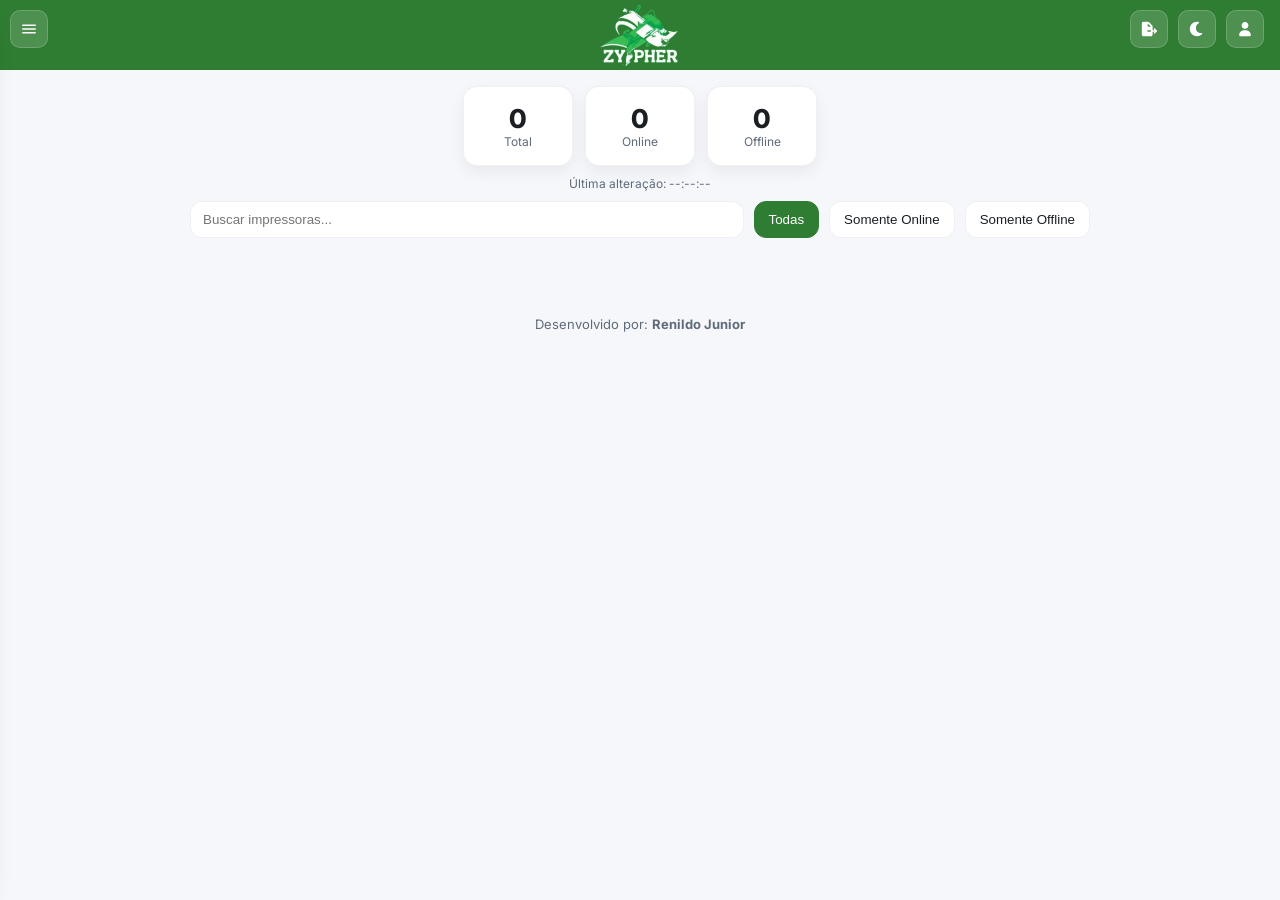
<file: Templates/index.html>
<!doctype html>
<html lang="pt-br">
<head>
<meta charset="utf-8">
<title>ZYPHER</title>
<meta name="viewport" content="width=device-width, initial-scale=1">

<!-- Favicon logo -->
<link rel="icon" type="image/png" href="/static/LOGO-1.png">

<script src="https://cdn.socket.io/4.7.5/socket.io.min.js"></script>
<link href="https://fonts.googleapis.com/css2?family=Inter:wght@400;600;700&display=swap" rel="stylesheet">
<style>
  header {
  position: sticky;
  top: 0;
  z-index: 20;
  background: var(--green);
  color: #fff;
  padding: 10px 16px;
  display: flex;
  align-items: center;
  justify-content: center; /* centraliza conteúdo */
  height: 70px; /* altura fixa para padronizar */
}

.header-center img {
  height: 145px;      /* aumenta a altura */
  width: auto;       /* mantém proporção */
  max-width: 260px;  /* evita quebrar */
  display: block;
  margin: 0 auto;
  transition: transform 0.3s ease, opacity 0.3s ease;
}

/* efeito hover */
.header-center img:hover {
  transform: scale(1.05); /* cresce levemente */
  opacity: 0.9;           /* dá um efeito de suavização */
}

  :root{
    --green:#2e7d32;
    --green-600:#256c29;
    --bg:#f6f7fb;
    --card:#ffffff;
    --text:#1b1f24;
    --muted:#5f6b7a;
    --red:#d93025;
    --amber:#b7791f;
    --ring:rgba(0,0,0,.06);
  }
  .dark{
    --bg:#0f1419;
    --card:#131a21;
    --text:#e8eef5;
    --muted:#9fb1c7;
    --ring:rgba(255,255,255,.04);
  }
  *{box-sizing:border-box}
  body{margin:0; font-family:Inter,system-ui,-apple-system,Segoe UI,Roboto,Arial; background:var(--bg); color:var(--text)}
  header{position:sticky; top:0; z-index:20; background:var(--green); color:#fff; padding:14px 16px; display:flex; align-items:center; justify-content:center}
  header .title{font-weight:800; letter-spacing:.5px}
  .top-actions{position:absolute; right:16px; top:10px; display:flex; gap:10px; align-items:center}
  .iconbtn{width:38px; height:38px; border-radius:10px; display:grid; place-items:center; background:rgba(255,255,255,.15); cursor:pointer; border:1px solid rgba(255,255,255,.18)}
  .iconbtn:hover{background:rgba(255,255,255,.25)}
  .iconbtn svg{width:18px; height:18px; fill:#fff}
  main{padding:16px; max-width:1480px; margin:0 auto}
  .kpis{display:flex; gap:12px; justify-content:center; margin-bottom:10px}
  .kpi{min-width:110px; background:var(--card); border-radius:14px; padding:16px; text-align:center; box-shadow:0 6px 16px var(--ring); border:1px solid var(--ring)}
  .kpi .n{font-size:26px; font-weight:800}
  .kpi .lbl{font-size:12px; color:var(--muted)}
  .toolbar{display:flex; gap:10px; align-items:center; justify-content:center; margin:10px auto 18px; max-width:900px}
  .search{flex:1; background:var(--card); border:1px solid var(--ring); border-radius:12px; padding:10px 12px; outline:none; color:var(--text)}
  .btn{border:none; background:var(--card); color:var(--text); border:1px solid var(--ring); padding:10px 14px; border-radius:12px; cursor:pointer}
  .btn.active{background:var(--green); color:#fff; border-color:var(--green)}
  .btn.active-offline{background:var(--red); color:#fff; border-color:var(--red)}
  .btn.active-online{background:var(--green); color:#fff; border-color:var(--green)}
  .grid-wrapper{position:relative}
  .grid{display:grid; grid-template-columns:repeat(auto-fill, minmax(260px,1fr)); gap:14px; padding-bottom:30px}
  .card{background:var(--card); border:1px solid var(--ring); border-radius:16px; padding:16px; box-shadow:0 6px 16px var(--ring); position:relative; text-align:center}
  .zebra{width:58px; margin:6px auto 12px; opacity:.98}
  .status{font-weight:700; font-size:13px; margin-bottom:6px}
  .status .on{color:var(--green)}
  .status .off{color:var(--red)}
  .name{font-weight:800; text-align:center; line-height:1.2; margin:4px 0 6px; cursor:pointer}
  .aviso{font-size:13px; text-align:center; margin-top:8px; font-weight:700}
  .muted{color:var(--muted)}
  /* sidebar */
  .sidebar-toggle{position:fixed; left:10px; top:10px; z-index:70}
  .sidebar{
    position:fixed; left:10px; top:10px; bottom:10px; width:240px; background:var(--green); color:#fff;
    border-radius:18px; box-shadow:0 10px 30px rgba(0,0,0,.25); transform:translateX(-270px); transition:.25s ease; padding:12px; z-index:60
  }
  .sidebar.show{transform:none}
  .side-head{display:flex; justify-content:space-between; align-items:center; padding:6px 8px 10px; border-bottom:1px solid rgba(255,255,255,.15)}
  .side-title{font-weight:800}
  .side-btn{width:100%; text-align:left; padding:10px 12px; margin:10px 0; background:rgba(255,255,255,.06); border-radius:12px; color:#fff; cursor:pointer; border:1px solid rgba(255,255,255,.08)}
  .side-btn.inline{display:flex; align-items:center; gap:10px}
  .side-list{display:none; margin-top:8px}
  .side-list.show{display:block}
  .side-item{width:100%; padding:10px 12px; border-radius:10px; background:rgba(0,0,0,.12); border:1px solid rgba(255,255,255,.08); color:#fff; margin:6px 0; cursor:pointer}
  .side-item:hover{background:rgba(0,0,0,.18)}
  .side-foot{position:absolute; bottom:12px; left:12px; right:12px; display:grid; gap:8px}
  /* dropdown user */
  .dropdown{position:absolute; display:none; background:var(--card); color:var(--text); border:1px solid var(--ring); border-radius:12px; padding:8px; min-width:220px; box-shadow:0 10px 20px rgba(0,0,0,.25)}
  .dropdown.show{display:block}
  .drop-item{padding:8px 10px; border-radius:10px}
  .drop-item.link{cursor:pointer}
  .drop-item.link:hover{background:rgba(0,0,0,.06)}
  /* modal */
  .modal-back{position:fixed; inset:0; background:rgba(0,0,0,.45); display:none; align-items:center; justify-content:center}
  .modal{background:var(--card); color:var(--text); border-radius:16px; width:min(560px,92vw); border:1px solid var(--ring); box-shadow:0 8px 24px rgba(0,0,0,.25)}
  .modal .hd{padding:14px 16px; border-bottom:1px solid var(--ring); font-weight:800; color:var(--green)}
  .modal .bd{padding:14px 16px; max-height:60vh; overflow:auto}
  .modal .ft{padding:12px 16px; display:flex; gap:8px; justify-content:flex-end; border-top:1px solid var(--ring)}
  .btn-green{background:var(--green); color:#fff; border-color:var(--green)}
  .btn-red{background:var(--red); color:#fff; border-color:var(--red)}
  .btn-ghost{background:transparent}
  /* small loading on grid */
  .grid-loading{
    position:absolute; inset:0; display:none; place-items:center; background:rgba(255,255,255,.85); z-index:55; border-radius:12px;
  }
  .grid-loading .inner{display:grid; gap:10px; justify-items:center}
  .grid-loading .msg{font-weight:700}
  .dark .grid-loading{background:rgba(0,0,0,.6)}
  .spinner svg{width:64px; height:64px; animation:spin 1.1s linear infinite}
  @keyframes spin{to{transform:rotate(360deg)}}
  footer{padding:14px 10px;text-align:center;font-size:13px;color:var(--muted)}
  .small{font-size:12px}

  /* melhorias dark mode pedidas (#8) */
  .dark .modal{border:1px solid var(--green)}
  .dark .search{border:1px solid var(--green)}

  /* Logo de fundo no sidebar */
.sidebar::before {
  content: "";
  position: absolute;
  top: 50%;
  left: 50%;
  transform: translate(-50%, -50%);
  width: 180px;      /* tamanho da logo */
  height: 180px;     /* tamanho da logo */
  background: url("/static/LOGO-2.png") no-repeat center;
  background-size: contain;
  opacity: 0.15;     /* transparência */
  pointer-events: none; /* não atrapalha cliques */
}

</style>
</head>
<body>
  <!-- Sidebar -->
  <div class="sidebar" id="sidebar">
    <div class="side-head">
      <div class="side-title">Menu</div>
      <button class="iconbtn" id="closeSidebar" title="Fechar" style="background:transparent;border:0">
        <svg viewBox="0 0 24 24" width="18" height="18"><path fill="#fff" d="M18.3 5.71 12 12.01l6.3 6.29-1.41 1.41L10.59 13.4 4.3 19.71 2.89 18.3 9.18 12 2.89 5.71 4.3 4.3l6.29 6.3 6.29-6.3 1.42 1.41Z"/></svg>
      </button>
    </div>

    <button class="side-btn inline" id="btnBlocos">
      <svg width="18" height="18" viewBox="0 0 24 24" style="fill:#fff"><path d="M21 16L12 21L3 16V14L12 19L21 14V16ZM21 11L12 16L3 11V9L12 14L21 9V11ZM12 3L21 8L12 13L3 8L12 3Z"/></svg>
      Blocos
    </button>
    <div class="side-list" id="listaBlocos"></div>

    <button class="side-btn inline" id="btnAlertas">
      <svg width="18" height="18" viewBox="0 0 640 640"><path d="M320 64C334.7 64 348.2 72.1 355.2 85L571.2 485C577.9 497.4 577.6 512.4 570.4 524.5C563.2 536.6 550.1 544 536 544L104 544C89.9 544 76.9 536.6 69.6 524.5C62.3 512.4 62.1 497.4 68.8 485L284.8 85C291.8 72.1 305.3 64 320 64zM320 232C306.7 232 296 242.7 296 256L296 368C296 381.3 306.7 392 320 392C333.3 392 344 381.3 344 368L344 256C344 242.7 333.3 232 320 232zM346.7 448C347.3 438.1 342.4 428.7 333.9 423.5C325.4 418.4 314.7 418.4 306.2 423.5C297.7 428.7 292.8 438.1 293.4 448C292.8 457.9 297.7 467.3 306.2 472.5C314.7 477.6 325.4 477.6 333.9 472.5C342.4 467.3 347.3 457.9 346.7 448z"/></svg>
      Alertas
    </button>

    <div class="side-foot">
      <button class="side-btn inline" id="btnLogout">
        <svg width="18" height="18" viewBox="0 0 640 640"><path fill="#fff" d="M569 337C578.4 327.6 578.4 312.4 569 303.1L425 159C418.1 152.1 407.8 150.1 398.8 153.8C389.8 157.5 384 166.3 384 176L384 256L272 256C245.5 256 224 277.5 224 304L224 336C224 362.5 245.5 384 272 384L384 384L384 464C384 473.7 389.8 482.5 398.8 486.2C407.8 489.9 418.1 487.9 425 481L569 337zM224 160C241.7 160 256 145.7 256 128C256 110.3 241.7 96 224 96L160 96C107 96 64 139 64 192L64 448C64 501 107 544 160 544L224 544C241.7 544 256 529.7 256 512C256 494.3 241.7 480 224 480L160 480C142.3 480 128 465.7 128 448L128 192C128 174.3 142.3 160 160 160L224 160z"/></svg>
        Logout
      </button>
    </div>
  </div>

  <!-- open sidebar button (somir quando menu ativo) -->
  <button class="iconbtn sidebar-toggle" id="openSidebar" title="Menu" style="position:fixed; left:10px; top:10px; z-index:70">
    <svg viewBox="0 0 24 24"><path fill="#fff" d="M3 6h18v2H3V6m0 5h18v2H3v-2m0 5h18v2H3v-2Z"/></svg>
  </button>

  <!-- header -->
  <header>
  <div class="header-center">
    <img src="/static/LOGO-2.png" alt="Logo 2">
  </div>


    <div class="top-actions">
      <!-- Download report button -->
      <div class="iconbtn" id="btnDownloadReport" title="Download do Relatório">
        <svg viewBox="0 0 640 640"><path fill="#fff" d="M128.5 64C93.2 64 64.5 92.7 64.5 128L64.5 512C64.5 547.3 93.2 576 128.5 576L384.5 576C419.8 576 448.5 547.3 448.5 512L448.5 416L526.6 416L495.6 447C486.2 456.4 486.2 471.6 495.6 480.9C505 490.2 520.2 490.3 529.5 480.9L601.5 408.9C610.9 399.5 610.9 384.3 601.5 375L529.5 303C520.1 293.6 504.9 293.6 495.6 303C486.3 312.4 486.2 327.6 495.6 336.9L526.6 367.9L448.5 367.9L448.5 234.4C448.5 217.4 441.8 201.1 429.8 189.1L323.2 82.7C311.2 70.7 295 64 278 64L128.5 64zM390 240L296.5 240C283.2 240 272.5 229.3 272.5 216L272.5 122.5L390 240zM256.5 392C256.5 378.7 267.2 368 280.5 368L384.5 368L384.5 416L280.5 416C267.2 416 256.5 405.3 256.5 392z"/></svg>
      </div>

      <!-- dark mode -->
      <div class="iconbtn" id="btnDark" title="Modo escuro">
        <svg viewBox="0 0 640 640"><path fill="#fff" d="M320 64C178.6 64 64 178.6 64 320C64 461.4 178.6 576 320 576C388.8 576 451.3 548.8 497.3 504.6C504.6 497.6 506.7 486.7 502.6 477.5C498.5 468.3 488.9 462.6 478.8 463.4C473.9 463.8 469 464 464 464C362.4 464 280 381.6 280 280C280 207.9 321.5 145.4 382.1 115.2C391.2 110.7 396.4 100.9 395.2 90.8C394 80.7 386.6 72.5 376.7 70.3C358.4 66.2 339.4 64 320 64z"/></svg>
      </div>

      <!-- user dropdown -->
      <div style="position:relative">
        <div class="iconbtn" id="btnUser" title="Usuário">
          <svg viewBox="0 0 640 640"><path fill="#fff" d="M320 312C386.3 312 440 258.3 440 192C440 125.7 386.3 72 320 72C253.7 72 200 125.7 200 192C200 258.3 253.7 312 320 312zM290.3 368C191.8 368 112 447.8 112 546.3C112 562.7 125.3 576 141.7 576L498.3 576C514.7 576 528 562.7 528 546.3C528 447.8 448.2 368 349.7 368L290.3 368z"/></svg>
        </div>
        <div class="dropdown" id="userDrop" style="right:0; top:50px">
          <div class="drop-item">Usuário: <strong style="color:var(--green)">admin</strong></div>
          <div class="drop-item link" id="openSettings">
            <svg width="14" height="14" viewBox="0 0 640 640" style="vertical-align:middle; margin-right:8px"><path d="M259.1 73.5C262.1 58.7 275.2 48 290.4 48L350.2 48C365.4 48 378.5 58.7 381.5 73.5L396 143.5C410.1 149.5 423.3 157.2 435.3 166.3L503.1 143.8C517.5 139 533.3 145 540.9 158.2L570.8 210C578.4 223.2 575.7 239.8 564.3 249.9L511 297.3C511.9 304.7 512.3 312.3 512.3 320C512.3 327.7 511.8 335.3 511 342.7L564.4 390.2C575.8 400.3 578.4 417 570.9 430.1L541 481.9C533.4 495 517.6 501.1 503.2 496.3L435.4 473.8C423.3 482.9 410.1 490.5 396.1 496.6L381.7 566.5C378.6 581.4 365.5 592 350.4 592L290.6 592C275.4 592 262.3 581.3 259.3 566.5L244.9 496.6C230.8 490.6 217.7 482.9 205.6 473.8L137.5 496.3C123.1 501.1 107.3 495.1 99.7 481.9L69.8 430.1C62.2 416.9 64.9 400.3 76.3 390.2L129.7 342.7C128.8 335.3 128.4 327.7 128.4 320C128.4 312.3 128.9 304.7 129.7 297.3L76.3 249.8C64.9 239.7 62.3 223 69.8 209.9L99.7 158.1C107.3 144.9 123.1 138.9 137.5 143.7L205.3 166.2C217.4 157.1 230.6 149.5 244.6 143.4L259.1 73.5z"/></svg>
            Configurações
          </div>
        </div>
      </div>
    </div>
  </header>

  <main>
    <div class="kpis">
      <div class="kpi"><div class="n" id="kpiTotal">0</div><div class="lbl">Total</div></div>
      <div class="kpi"><div class="n" id="kpiOn">0</div><div class="lbl">Online</div></div>
      <div class="kpi"><div class="n" id="kpiOff">0</div><div class="lbl">Offline</div></div>
    </div>

    <div style="text-align:center;color:var(--muted);font-size:12px; margin-bottom:10px">
      Última alteração: <span id="ts">--:--:--</span>
    </div>

    <div class="toolbar">
      <input id="search" class="search" placeholder="Buscar impressoras...">
      <button class="btn active" data-filter="all">Todas</button>
      <button class="btn" data-filter="online">Somente Online</button>
      <button class="btn" data-filter="offline">Somente Offline</button>
    </div>

    <div class="grid-wrapper" style="margin-top:6px">
      <!-- loading apenas sobre a grid -->
      <div id="gridLoading" class="grid-loading">
        <div class="inner">
          <div class="spinner"><svg viewBox="0 0 640 640"><path d="M272 112C272 85.5 293.5 64 320 64C346.5 64 368 85.5 368 112C368 138.5 346.5 160 320 160C293.5 160 272 138.5 272 112zM272 528C272 501.5 293.5 480 320 480C346.5 480 368 501.5 368 528C368 554.5 346.5 576 320 576C293.5 576 272 554.5 272 528zM112 272C138.5 272 160 293.5 160 320C160 346.5 138.5 368 112 368C85.5 368 64 346.5 64 320C64 293.5 85.5 272 112 272zM480 320C480 293.5 501.5 272 528 272C554.5 272 576 293.5 576 320C576 346.5 554.5 368 528 368C501.5 368 480 346.5 480 320zM139 433.1C157.8 414.3 188.1 414.3 206.9 433.1C225.7 451.9 225.7 482.2 206.9 501C188.1 519.8 157.8 519.8 139 501C120.2 482.2 120.2 451.9 139 433.1zM139 139C157.8 120.2 188.1 120.2 206.9 139C225.7 157.8 225.7 188.1 206.9 206.9C188.1 225.7 157.8 225.7 139 206.9C120.2 188.1 120.2 157.8 139 139zM501 433.1C519.8 451.9 519.8 482.2 501 501C482.2 519.8 451.9 519.8 433.1 501C414.3 482.2 414.3 451.9 433.1 433.1C451.9 414.3 482.2 519.8 501 501z"/></svg></div>
          <div id="gridMsg" class="msg"></div>
        </div>
      </div>

      <div id="grid" class="grid"></div>
    </div>
  </main>

  <!-- HISTORICO MODAL -->
  <div class="modal-back" id="histBack">
    <div class="modal">
      <div class="hd">Histórico da Impressora</div>
      <div class="bd" id="histBody"></div>
      <div class="ft">
        <button class="btn" id="btnDLHist">Download</button>
        <button class="btn btn-green" id="closeHist">Fechar</button>
      </div>
    </div>
  </div>


  <!-- CONFIGS (admin) -->
  <div class="modal-back" id="cfgBack">
    <div class="modal" style="width:min(880px,94vw)">
      <div class="hd" style="display:flex;justify-content:space-between;align-items:center">
        <span>Configurações (Admin)</span>
        <span class="small">CRUD rápido (memória)</span>
      </div>
      <div class="bd">
        <h4>Impressoras monitoradas</h4>
        <table class="table" id="tblCfg" style="width:100%; border-collapse:separate; border-spacing:0 8px">
          <thead><tr><th>Nome</th><th>IP</th><th>Bloco</th><th>Setor</th><th>Selb</th><th>Ações</th></tr></thead>
          <tbody></tbody>
        </table>

        <h4>Adicionar impressora</h4>
        <div style="display:grid;grid-template-columns:1.6fr 1fr .6fr .8fr .8fr auto; gap:8px">
          <input id="addNome" class="search" placeholder="Nome completo (ZEBRA - X - Setor (Selb))">
          <input id="addIP" class="search" placeholder="IP">
          <input id="addBloco" class="search" placeholder="Bloco">
          <input id="addSetor" class="search" placeholder="Setor">
          <input id="addSelb" class="search" placeholder="Selb">
          <button class="btn btn-green" id="btnAdd">Adicionar</button>
        </div>
      </div>
      <div class="ft"><button class="btn btn-green" id="closeCfg">Fechar</button></div>
    </div>
  </div>

  <footer>Desenvolvido por: <strong>Renildo Junior</strong></footer>

<script>
  // impressoras injetadas pelo Flask
  const impressoras = JSON.parse('{{ impressoras|tojson|safe }}' || '[]');
  const socket = io();
  const grid = document.getElementById('grid');
  const gridLoading = document.getElementById('gridLoading');
  const gridMsg = document.getElementById('gridMsg');
  const kpiTotal = document.getElementById('kpiTotal');
  const kpiOn = document.getElementById('kpiOn');
  const kpiOff = document.getElementById('kpiOff');
  const tsElem = document.getElementById('ts');
  const search = document.getElementById('search');
  const toolbarBtns = [...document.querySelectorAll('.toolbar .btn')];

  const openSidebarBtn = document.getElementById('openSidebar');
  const sidebar = document.getElementById('sidebar');

  let statusAtual = {}; // {nome: {status,aviso}}
  let filtro = 'all';
  let blocoFiltro = '*';
  let alertaFiltro = false;

  function iconSrc(){
    return document.documentElement.classList.contains('dark')
      ? '/static/animal_branco.png'
      : '/static/animal_13157685.png';
  }

  // helpers loading msgs (animações pedidas #6 #7)
  function showLoading(msg=''){
    if(!gridLoading) return;
    gridMsg.textContent = msg || '';
    gridLoading.style.display = 'grid';
  }
  function hideLoading(){
    if(!gridLoading) return;
    gridMsg.textContent = '';
    gridLoading.style.display = 'none';
  }

  // render grid cards and attach click-on-name handler
  function renderGrid(){
    grid.innerHTML = '';
    for(const p of impressoras){
      const card = document.createElement('div');
      card.className = 'card';
      card.setAttribute('data-nome', p.nome);
      card.setAttribute('data-bloco', (p.bloco||'').toString().trim());
      card.innerHTML = `
        <img class="zebra" src="${iconSrc()}" alt="Zebra">
        <div class="status"><span class="small">Status:</span> <span class="onoff">${ (statusAtual[p.nome] ? statusAtual[p.nome].status : '...') }</span></div>
        <div class="name">${p.nome}</div>
        <div class="aviso small">${ (statusAtual[p.nome] ? statusAtual[p.nome].aviso : '') }</div>
        <div class="contador small">Contador:<b class="contador-val"> ${(statusAtual[p.nome] ? statusAtual[p.nome].contador || '--' : '--')}</b></div>
        <div class="muted small">${p.ip || ''}</div>
      `;
      grid.appendChild(card);

      // click on name opens history
      const nameEl = card.querySelector('.name');
      nameEl.style.cursor = 'pointer';
      nameEl.addEventListener('click', ()=> abrirHistorico(p.nome) );
    }
    applyFilters();
  }

  // update KPIs colors and values
  function updateKpis(){
    const total = impressoras.length;
    let on = 0, off = 0;
    for(const n in statusAtual){
      if(statusAtual[n].status === 'Online') on++; else off++;
    }
    kpiTotal.textContent = total;
    kpiOn.textContent = on;
    kpiOff.textContent = off;
    // coloring
    kpiOn.style.color = on > 0 ? 'var(--green)' : 'var(--muted)';
    kpiOff.style.color = off > 0 ? 'var(--red)' : 'var(--muted)';
  }

  // apply filters (busca + online/offline + bloco + alertas)
  function applyFilters(){
    const q = search.value.toLowerCase().trim();
    const whitelistAlertas = new Set(['AVISO FITA INSTAL.', 'WARNING RIBBON IN']);
    document.querySelectorAll('.card').forEach(c=>{
      const nome = (c.dataset.nome || '');
      const nomeLower = nome.toLowerCase();
      const bloco = (c.dataset.bloco || '').toString().trim();
      const st = (statusAtual[nome] || {}).status || '';
      const aviso = ((statusAtual[nome] || {}).aviso || '').toUpperCase();

      let ok = true;
      if(q && !nomeLower.includes(q)) ok = false;
      if(filtro === 'online' && st !== 'Online') ok = false;
      if(filtro === 'offline' && st !== 'Offline') ok = false;
      if(blocoFiltro !== '*' && bloco !== blocoFiltro) ok = false;
      if(alertaFiltro && !whitelistAlertas.has(aviso)) ok = false;

      c.style.display = ok ? '' : 'none';
    });
  }

  // toolbar buttons behavior (with color states)
  toolbarBtns.forEach(b=>{
    b.addEventListener('click', ()=>{
      toolbarBtns.forEach(x => { x.classList.remove('active','active-offline','active-online'); });
      const f = b.dataset.filter;
      filtro = f;
      if(f === 'offline') b.classList.add('active-offline');
      else if(f === 'online') b.classList.add('active-online');
      else b.classList.add('active');
      applyFilters();
    });
  });
  search.addEventListener('input', applyFilters);

  // HISTORICO modal
  const histBack = document.getElementById('histBack');
  const histBody = document.getElementById('histBody');
  const closeHistBtn = document.getElementById('closeHist');
  const btnDLHist = document.getElementById('btnDLHist');
  let histTarget = null;

  async function abrirHistorico(name){
    histTarget = name;
    histBody.innerHTML = '<div class="small">Carregando histórico...</div>';
    histBack.style.display = 'flex';
    try{
      const r = await fetch('/historico/' + encodeURIComponent(name));
      if(!r.ok) throw new Error('HTTP ' + r.status);
      const data = await r.json();
      if(!data || data.length === 0){
        histBody.innerHTML = '<div class="small">Sem registros.</div>';
      }else{
        const items = data.slice().reverse().map(i => `<li><b>${i.hora}</b> - ${i.status} (${i.aviso})</li>`).join('');
        histBody.innerHTML = `<ul class="small">${items}</ul>`;
      }
    }catch(e){
      histBody.innerHTML = '<div class="small">Erro ao carregar histórico.</div>';
      console.error(e);
    }
  }
  closeHistBtn.addEventListener('click', ()=> histBack.style.display = 'none');
  btnDLHist.addEventListener('click', ()=>{
    if(!histTarget) return;
    window.location.href = '/download/historico_txt/' + encodeURIComponent(histTarget);
  });

  // Sidebar interactions (corrige #1: esconder "=" quando ativo)
  document.getElementById('openSidebar').addEventListener('click', ()=>{
    sidebar.classList.add('show');
    openSidebarBtn.style.display = 'none';
  });
  document.getElementById("btnLogout").addEventListener("click", function() {
    window.location.href = "/logout";
});
  document.getElementById('closeSidebar').addEventListener('click', ()=>{
    sidebar.classList.remove('show');
    openSidebarBtn.style.display = '';
  });

  // build list of blocos dynamically (numbers)
  const blocos = [...new Set(impressoras.map(p => (p.bloco||'').toString().trim()).filter(x=>x))].sort((a,b)=> (parseInt(a)||0)-(parseInt(b)||0));
  const listaBlocos = document.getElementById('listaBlocos');
  listaBlocos.innerHTML = blocos.map(b => `<button class="side-item" data-b="${b}">Bloco ${b}</button>`).join('') + `<button class="side-item" data-b="*">Todas</button>`;
  document.getElementById('btnBlocos').addEventListener('click', ()=> listaBlocos.classList.toggle('show'));
  listaBlocos.addEventListener('click', (ev)=>{
    const btn = ev.target.closest('.side-item');
    if(!btn) return;
    blocoFiltro = btn.dataset.b || '*';   // mantém regra combinada (#3)
    alertaFiltro = false;                 // se escolher bloco após alertas, mantém filtro? você pediu manter regra do botão selecionado; o botão aqui é online/offline, então preservado; alertas é um atalho separado
    applyFilters();
    sidebar.classList.remove('show');
    openSidebarBtn.style.display = '';
  });

  // alertas: ativa modo de alerta dedicado (#2) + mantém filtros combinados
  document.getElementById('btnAlertas').addEventListener('click', async ()=>{
    alertaFiltro = true;
    blocoFiltro = blocoFiltro || '*';
    applyFilters();
    sidebar.classList.remove('show');
    openSidebarBtn.style.display = '';
  });

  // logout demo
  document.getElementById('btnLogout').addEventListener('click', ()=> alert('Logout demo (nenhuma ação).'));

  // user dropdown e config modal (corrige #5: botões só aparecem ao clicar)
  const btnUser = document.getElementById('btnUser'), userDrop = document.getElementById('userDrop');
  btnUser.addEventListener('click', (e)=>{ e.stopPropagation(); userDrop.classList.toggle('show'); });
  document.addEventListener('click', (e)=> { if(!userDrop.contains(e.target) && !btnUser.contains(e.target)) userDrop.classList.remove('show'); });

  // configs modal
  const cfgBack = document.getElementById('cfgBack');
  document.getElementById('openSettings').addEventListener('click', ()=>{ userDrop.classList.remove('show'); montarTabelaCfg(); cfgBack.style.display = 'flex'; });
  document.getElementById('closeCfg').addEventListener('click', ()=> cfgBack.style.display = 'none');

  function montarTabelaCfg(){
    const tbody = document.querySelector('#tblCfg tbody');
    tbody.innerHTML = impressoras.map(p => `
      <tr>
        <td>${p.nome}</td>
        <td>${p.ip||''}</td>
        <td>${p.bloco||''}</td>
        <td>${p.setor||''}</td>
        <td>${p.selb||''}</td>
        <td style="display:flex; gap:6px">
          <button class="btn btn-red" onclick="excluirImpressora('${encodeURIComponent(p.nome)}')">Excluir</button>
        </td>
      </tr>`).join('');
  }


  window.excluirImpressora = async function(nomeEnc){
    const nome = decodeURIComponent(nomeEnc);
    if(!confirm('Excluir "'+nome+'"?')) return;
    showLoading('Excluindo impressora...');
    try{
      const r = await fetch('/delete_printer', {method:'POST', headers:{'Content-Type':'application/json'}, body: JSON.stringify({name:nome})});
      const j = await r.json();
      if(j.ok){
        const idx = impressoras.findIndex(x => x.nome === nome);
        if(idx>=0) impressoras.splice(idx,1);
        delete statusAtual[nome];
        montarTabelaCfg(); renderGrid(); updateKpis(); applyFilters();
        alert('Excluída');
      }else alert('Falha ao excluir');
    }catch(e){
      alert('Erro ao excluir'); console.error(e);
    }finally{
      hideLoading();
    }
  };

  // add new printer from config (com animação #6)
  document.getElementById('btnAdd').addEventListener('click', async ()=>{
    const nome = document.getElementById('addNome').value.trim();
    const ip = document.getElementById('addIP').value.trim();
    const bloco = document.getElementById('addBloco').value.trim();
    const setor = document.getElementById('addSetor').value.trim();
    const selb = document.getElementById('addSelb').value.trim();
    if(!nome || !ip){ alert('Preencha nome e IP'); return; }
    showLoading('Adicionando impressora...');
    try{
      const r = await fetch('/add_printer', {method:'POST', headers:{'Content-Type':'application/json'}, body: JSON.stringify({name:nome, ip, bloco, setor, selb})});
      const j = await r.json();
      if(j.ok){
        impressoras.push({nome, ip, bloco, setor, selb});
        montarTabelaCfg(); renderGrid(); updateKpis(); applyFilters();
        alert('Adicionada');
      }else alert('Falha');
    }catch(e){ alert('Erro ao adicionar'); console.error(e); }
    finally{ hideLoading(); }
  });

  // coleta nomes visíveis na grade (para o relatório #7)
  function getVisiblePrinterNames(){
    const arr = [];
    document.querySelectorAll('.card').forEach(c=>{
      if(c.style.display !== 'none'){
        arr.push(c.dataset.nome);
      }
    });
    return arr;
  }

  // download report button (header) – agora respeita filtros e mostra animação (#7)
  document.getElementById('btnDownloadReport').addEventListener('click', async ()=>{
    showLoading('Gerando Relatório...');
    try{
      const nomes = getVisiblePrinterNames();
      const res = await fetch('/download/relatorio', {
        method:'POST',
        headers:{'Content-Type':'application/json'},
        body: JSON.stringify({nomes})
      });
      const blob = await res.blob();
      const url = URL.createObjectURL(blob);
      const a = document.createElement('a'); a.href = url; a.download = 'relatorio_impressoras.xlsx'; document.body.appendChild(a); a.click(); a.remove();
      URL.revokeObjectURL(url);
    }catch(e){ alert('Falha ao gerar relatório'); console.error(e); }
    finally{ hideLoading(); }
  });

  // dark mode (borda verde + troca ícone #8)
  document.getElementById('btnDark').addEventListener('click', ()=>{
    document.documentElement.classList.toggle('dark');
    // atualiza ícones exibidos
    document.querySelectorAll('img.zebra').forEach(img => { img.src = iconSrc(); });
  });

  // socket updates
  socket.on('atualizar_status', (data)=>{
    // data: {nome: {status,aviso}, ...}
    Object.keys(data).forEach(k => { statusAtual[k] = data[k]; });

    // regra: impedir Online com aviso "SEM CONEXÃO"
    Object.keys(statusAtual).forEach(n => {
      if(statusAtual[n].status === 'Online' && (statusAtual[n].aviso === 'SEM CONEXÃO' || !statusAtual[n].aviso)) {
        statusAtual[n].aviso = 'OPERANDO';
      }
    });

    // atualiza cards
    document.querySelectorAll('.card').forEach(c=>{
      const n = c.dataset.nome;
      const s = statusAtual[n];
      if(!s) return;
      const onoff = c.querySelector('.onoff');
      onoff.textContent = s.status;
      onoff.className = 'onoff ' + (s.status === 'Online' ? 'on' : 'off');
      const avisoEl = c.querySelector('.aviso');
      avisoEl.textContent = s.aviso || '';
      // aviso color: OPERANDO verde, outros em vermelho
      avisoEl.style.color = (s.aviso && s.aviso.toUpperCase() === 'OPERANDO') ? 'var(--green)' : 'var(--red)';
    });

    updateKpis();
    tsElem.textContent = new Date().toLocaleTimeString();

    // hide grid-loading on first update
    if(gridLoading) gridLoading.style.display = 'none';
    applyFilters();
  });

  // fallback fetch status once if socket slow
  setTimeout(async ()=>{
    if(Object.keys(statusAtual).length === 0){
      try{
        const r = await fetch('/status'); const st = await r.json();
        Object.assign(statusAtual, st);
        socket.emit('ack');
        Object.keys(statusAtual).forEach(n => {
          if(statusAtual[n].status === 'Online' && (statusAtual[n].aviso === 'SEM CONEXÃO' || !statusAtual[n].aviso)) {
            statusAtual[n].aviso = 'OPERANDO';
          }
        });
        renderGrid();
        document.querySelectorAll('.card').forEach(c=>{
          const n = c.dataset.nome;
          const s = statusAtual[n];
          if(!s) return;
          const onoff = c.querySelector('.onoff'); onoff.textContent = s.status; onoff.className = 'onoff ' + (s.status === 'Online' ? 'on' : 'off');
          const avisoEl = c.querySelector('.aviso'); avisoEl.textContent = s.aviso || ''; avisoEl.style.color = (s.aviso && s.aviso.toUpperCase() === 'OPERANDO') ? 'var(--green)' : 'var(--red)';
        });
        updateKpis();
        
         const contadorEl = c.querySelector('.contador-val');
  if(contadorEl){
      contadorEl.textContent = s.contador || '--';
  }
        
      }catch(e){ console.warn('fallback status failed', e); }
      finally{ if(gridLoading) gridLoading.style.display = 'none'; }
    }
  }, 2200);

  // initial render
  renderGrid();
  updateKpis();

  document.addEventListener('DOMContentLoaded', () => {
  showLoading('Carregando impressoras...');

  // Renderiza impressoras iniciais
  renderImpressoras(impressoras);

  // Depois de renderizar, esconde loading
  hideLoading();
});

socket.on('connect', () => {
  showLoading('Carregando impressoras...');
});

socket.on('atualizar_status', (data) => {
  statusAtual = data;
  updateKpisAndGrid(); // função que você já usa para atualizar cards
  hideLoading();
});

</script>
</body>
</html>
</file>
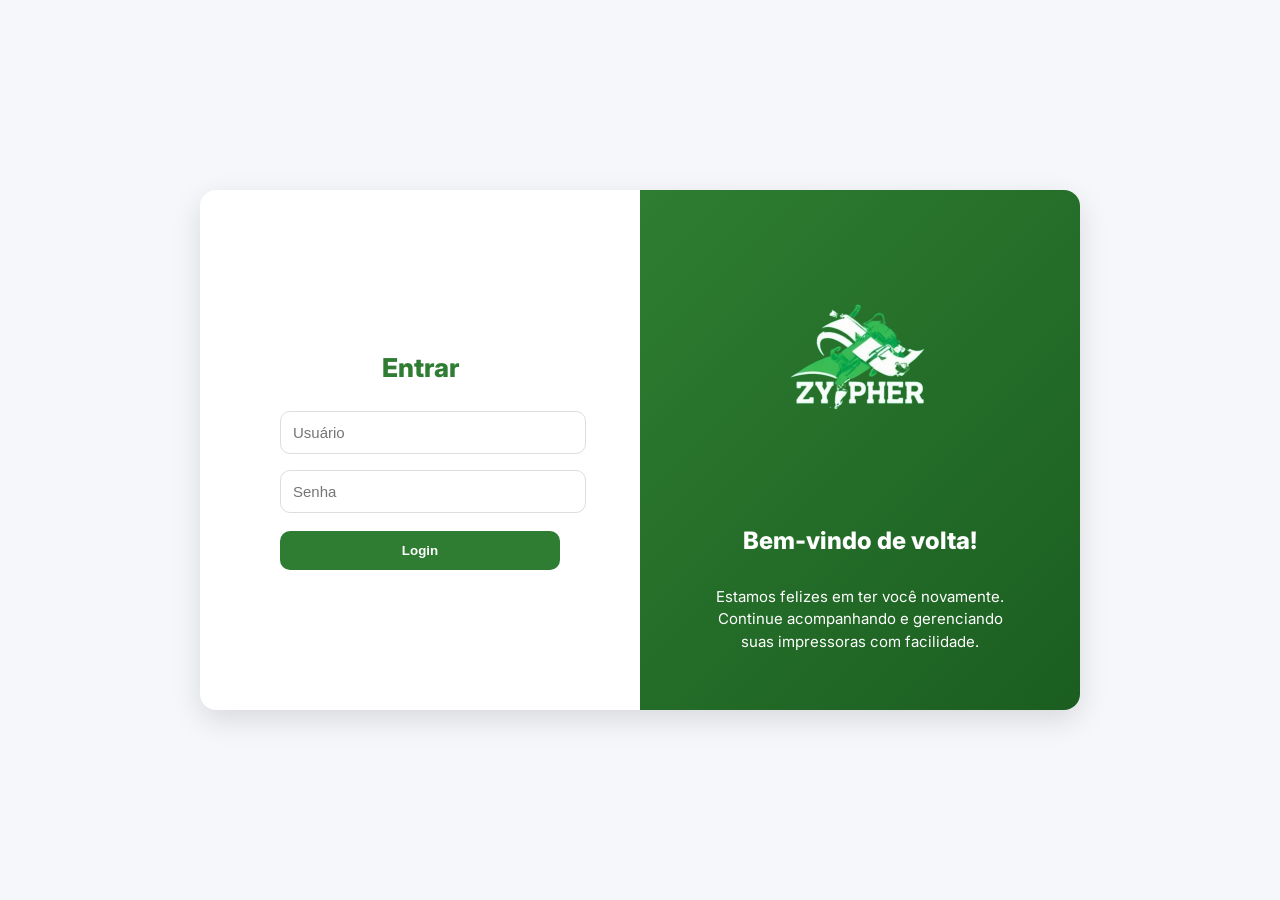
<file: Templates/Login.html>
<!doctype html>
<html lang="pt-br">
<head>
  <meta charset="utf-8">
  <title>Login - ZYPHER</title>
  <meta name="viewport" content="width=device-width, initial-scale=1">
  <link href="https://fonts.googleapis.com/css2?family=Inter:wght@400;600;700&display=swap" rel="stylesheet">
  <style>
    :root {
      --green:#2e7d32;
      --green-600:#256c29;
      --bg:#f6f7fb;
    }
    body {
      margin:0; font-family:Inter,system-ui,-apple-system,Segoe UI,Roboto,Arial;
      background:var(--bg); display:flex; justify-content:center; align-items:center;
      height:100vh;
    }
    .container {
      display:flex; width:100%; max-width:880px; height:520px;
      background:#fff; border-radius:16px; overflow:hidden;
      box-shadow:0 10px 30px rgba(0,0,0,.12);
    }
    /* lado esquerdo: login */
    .login-box {
      flex:1; padding:40px; display:flex; flex-direction:column; justify-content:center; align-items:center;
    }
    .login-box img {
      height:60px; margin-bottom:20px;
    }
    .login-box h2 {
      font-size:26px; font-weight:800; margin-bottom:20px;
      color:var(--green); text-align:center;
    }
    .input {
      width:100%; padding:12px; margin:8px 0;
      border:1px solid #ddd; border-radius:10px; font-size:15px;
    }
    .btn {
      width:100%; padding:12px; border:none; border-radius:10px; cursor:pointer;
      background:var(--green); color:#fff; font-weight:600; margin-top:10px;
      transition:0.2s;
    }
    .btn:hover {background:var(--green-600);}

    /* lado direito: boas vindas */
    .welcome-box {
      flex:1; background:linear-gradient(135deg,var(--green),#1b5e20);
      color:#fff; display:flex; flex-direction:column; justify-content:center; align-items:center;
      text-align:center; padding:40px;
    }
    .welcome-box h3 {
      font-size:24px; font-weight:800; margin-bottom:16px;
    }
    .welcome-box p {
      font-size:15px; line-height:1.5; max-width:300px;
    }
  </style>
</head>
<body>
  <div class="container">
    <!-- Login -->
    <div class="login-box">
      <h2>Entrar</h2>
      <form method="POST" action="/login" style="width:100%; max-width:280px;">
        <input class="input" type="text" name="username" placeholder="Usuário" required>
        <input class="input" type="password" name="password" placeholder="Senha" required>
        <button class="btn" type="submit">Login</button>
      </form>
    </div>

    <!-- Welcome -->
    <div class="welcome-box">
      <img src="/static/LOGO-2.png" alt="Logo" style="height: 250px; margin-bottom:20px;">
      <h3>Bem-vindo de volta!</h3>
      <p>Estamos felizes em ter você novamente. Continue acompanhando e gerenciando suas impressoras com facilidade.</p>
    </div>
  </div>
</body>
</html>
</file>
